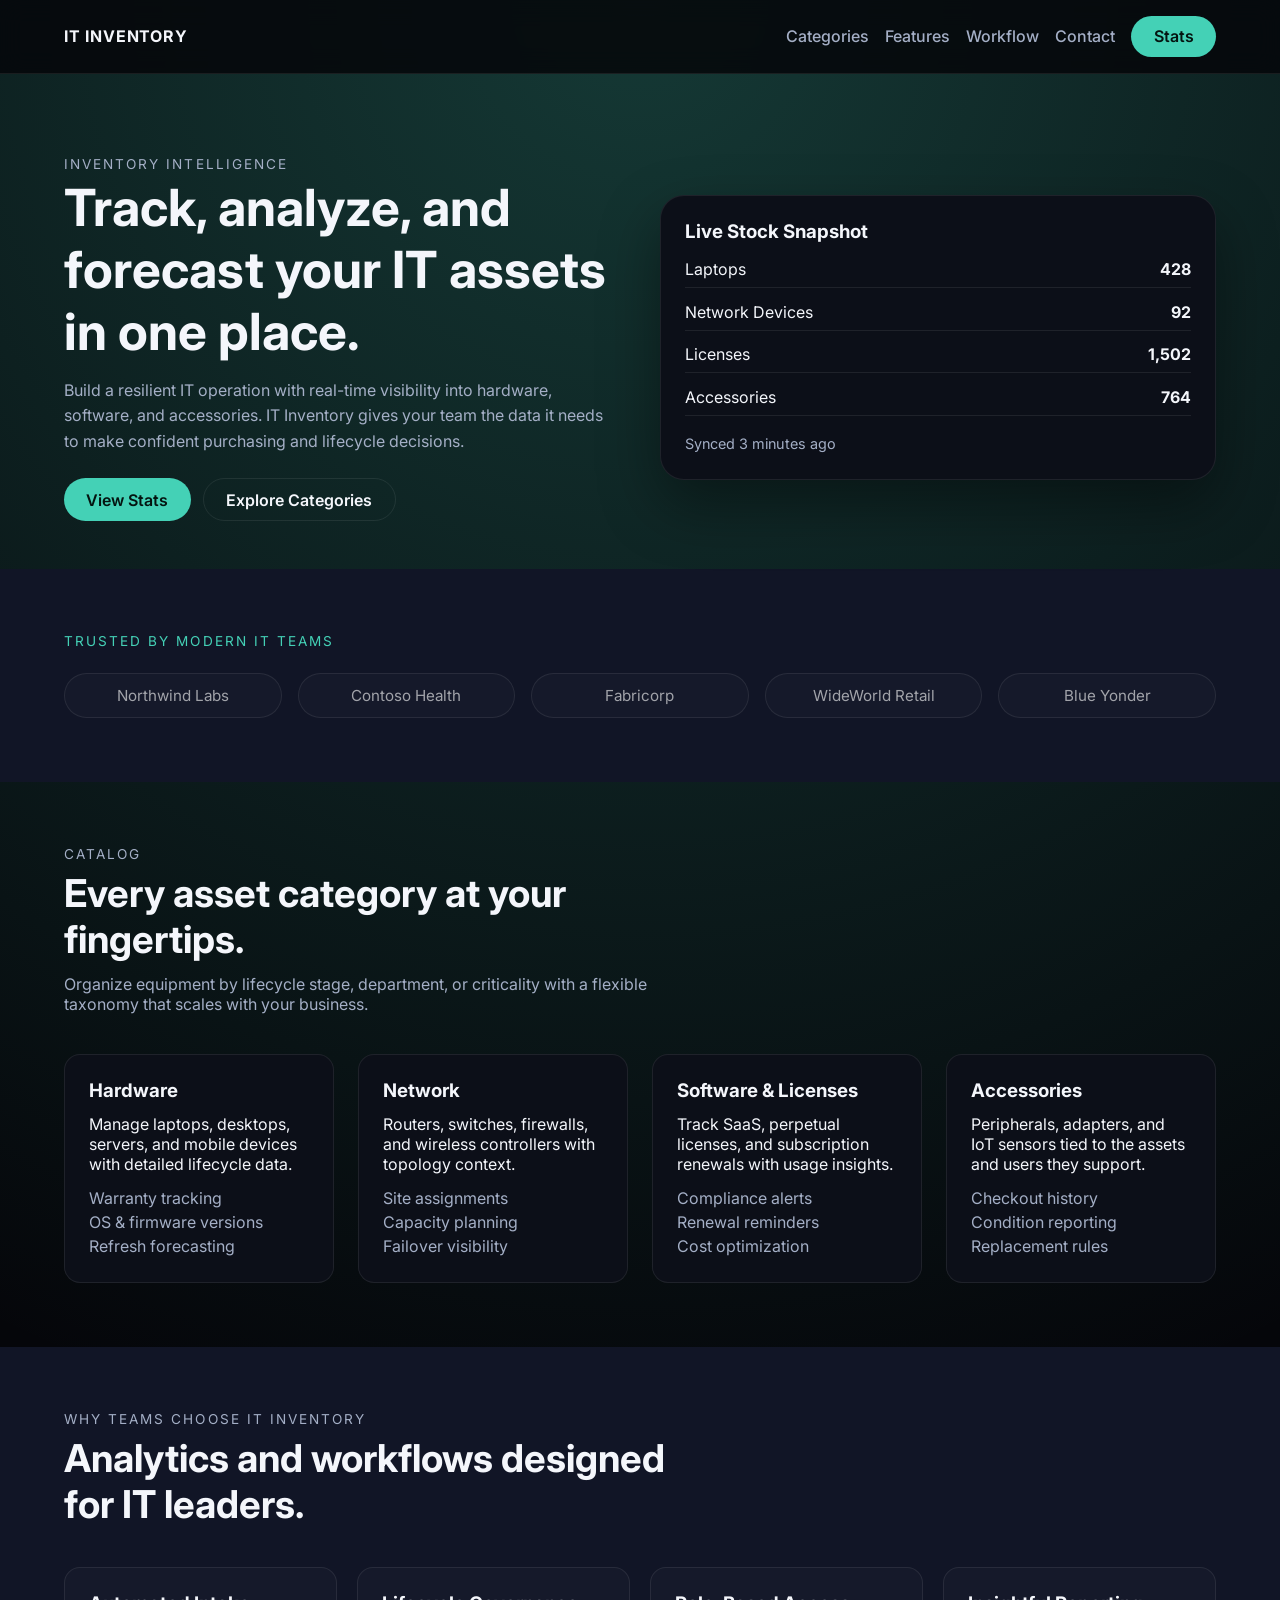
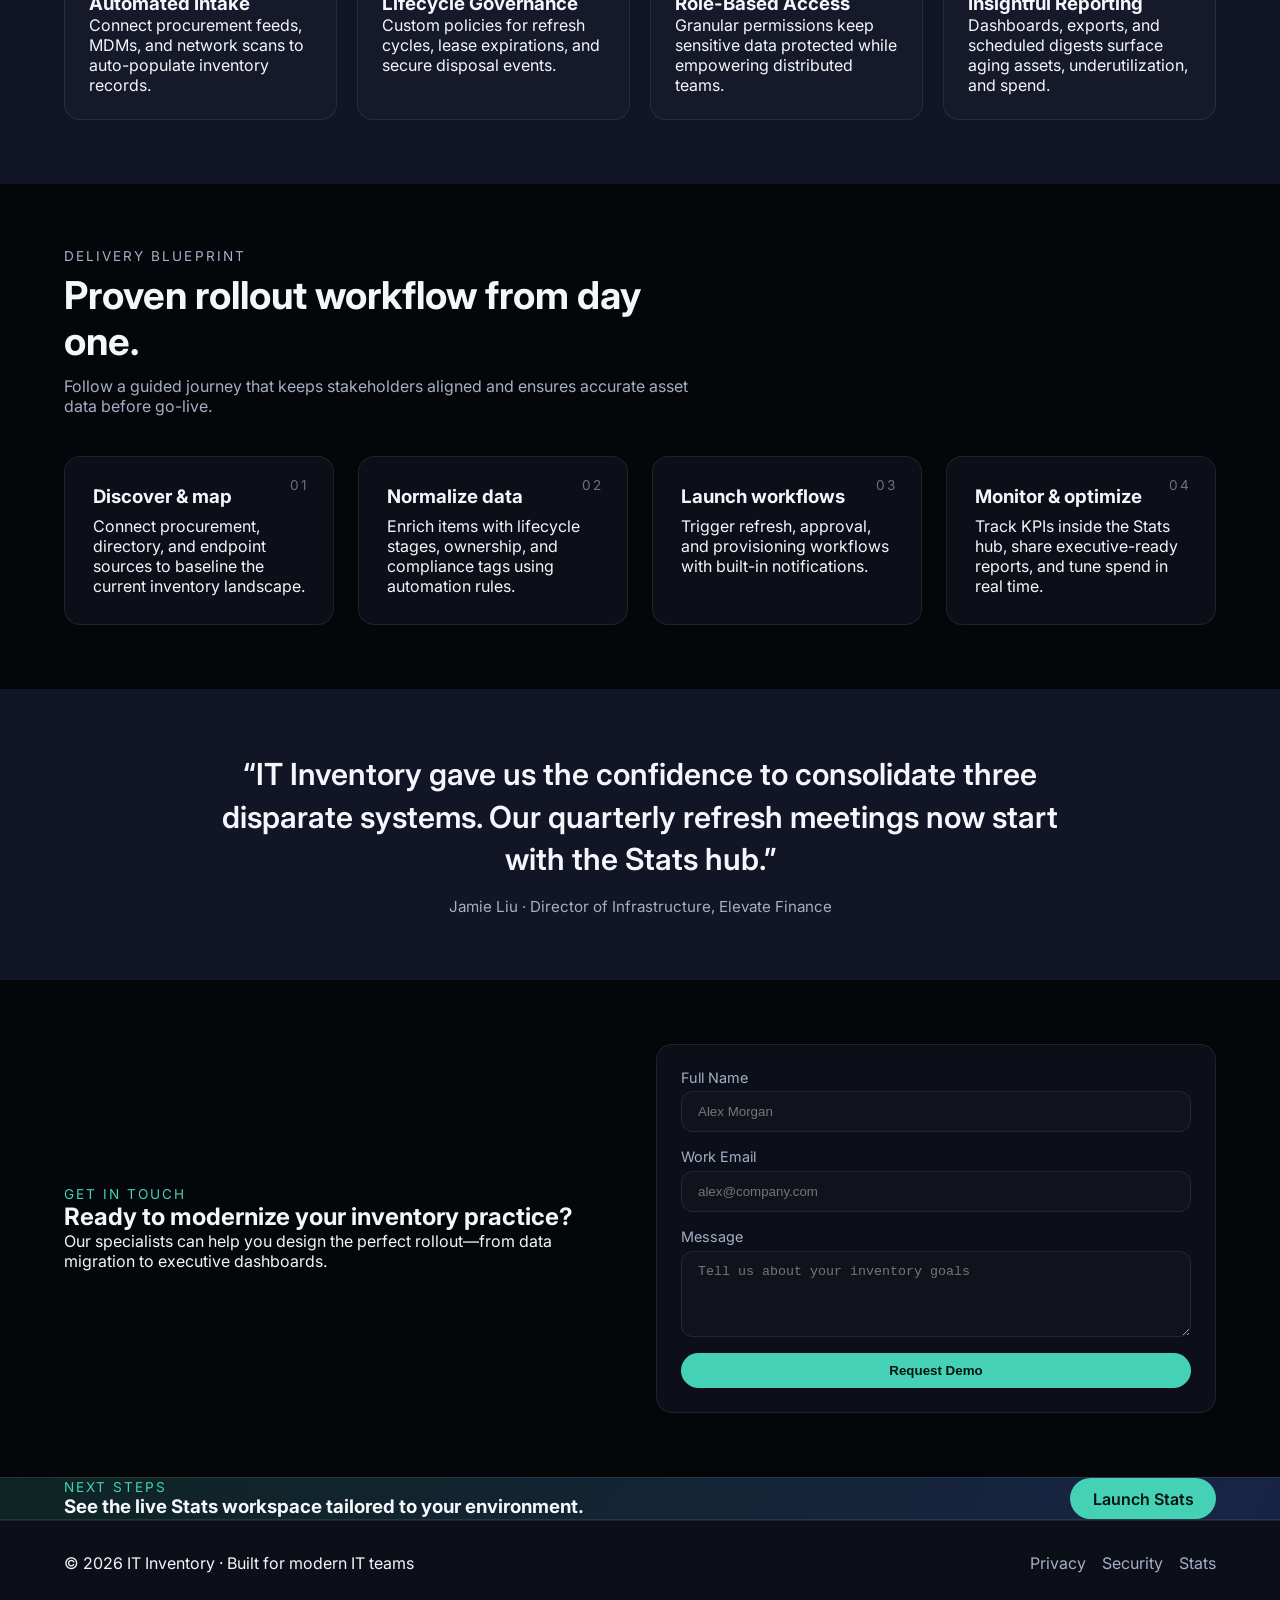
<file: index.html>
<!DOCTYPE html>
<html lang="en">
  <head>
    <meta charset="UTF-8" />
    <meta name="viewport" content="width=device-width, initial-scale=1.0" />
    <title>IT Inventory | Smart Asset Tracking</title>
    <meta
      name="description"
      content="Professional IT inventory website with categorized assets, workflows, and live stats for hardware, software, and accessories."
    />
    <link rel="preconnect" href="https://fonts.googleapis.com" />
    <link rel="preconnect" href="https://fonts.gstatic.com" crossorigin />
    <link
      href="https://fonts.googleapis.com/css2?family=Inter:wght@400;500;600;700&display=swap"
      rel="stylesheet"
    />
    <link rel="stylesheet" href="styles.css" />
  </head>
  <body>
    <header class="site-header">
      <div class="container">
        <div class="brand">IT Inventory</div>
        <nav>
          <a href="#categories">Categories</a>
          <a href="#features">Features</a>
          <a href="#process">Workflow</a>
          <a href="#contact">Contact</a>
          <a class="btn" href="stats.html">Stats</a>
        </nav>
      </div>
    </header>

    <main>
      <section class="hero">
        <div class="container hero-content">
          <div>
            <p class="eyebrow">Inventory Intelligence</p>
            <h1>Track, analyze, and forecast your IT assets in one place.</h1>
            <p>
              Build a resilient IT operation with real-time visibility into hardware,
              software, and accessories. IT Inventory gives your team the data it
              needs to make confident purchasing and lifecycle decisions.
            </p>
            <div class="hero-actions">
              <a class="btn" href="stats.html">View Stats</a>
              <a class="btn ghost" href="#categories">Explore Categories</a>
            </div>
          </div>
          <div class="hero-card">
            <h3>Live Stock Snapshot</h3>
            <ul>
              <li><span>Laptops</span><strong>428</strong></li>
              <li><span>Network Devices</span><strong>92</strong></li>
              <li><span>Licenses</span><strong>1,502</strong></li>
              <li><span>Accessories</span><strong>764</strong></li>
            </ul>
            <p class="hero-note">Synced 3 minutes ago</p>
          </div>
        </div>
      </section>

      <section class="section muted trusted">
        <div class="container">
          <div class="trusted-inner">
            <p class="eyebrow">Trusted by modern IT teams</p>
            <div class="logo-row">
              <span>Northwind Labs</span>
              <span>Contoso Health</span>
              <span>Fabricorp</span>
              <span>WideWorld Retail</span>
              <span>Blue Yonder</span>
            </div>
          </div>
        </div>
      </section>

      <section id="categories" class="section">
        <div class="container">
          <div class="section-heading">
            <p class="eyebrow">Catalog</p>
            <h2>Every asset category at your fingertips.</h2>
            <p>
              Organize equipment by lifecycle stage, department, or criticality with a
              flexible taxonomy that scales with your business.
            </p>
          </div>
          <div class="card-grid">
            <article class="card">
              <h3>Hardware</h3>
              <p>Manage laptops, desktops, servers, and mobile devices with detailed lifecycle data.</p>
              <ul>
                <li>Warranty tracking</li>
                <li>OS &amp; firmware versions</li>
                <li>Refresh forecasting</li>
              </ul>
            </article>
            <article class="card">
              <h3>Network</h3>
              <p>Routers, switches, firewalls, and wireless controllers with topology context.</p>
              <ul>
                <li>Site assignments</li>
                <li>Capacity planning</li>
                <li>Failover visibility</li>
              </ul>
            </article>
            <article class="card">
              <h3>Software &amp; Licenses</h3>
              <p>Track SaaS, perpetual licenses, and subscription renewals with usage insights.</p>
              <ul>
                <li>Compliance alerts</li>
                <li>Renewal reminders</li>
                <li>Cost optimization</li>
              </ul>
            </article>
            <article class="card">
              <h3>Accessories</h3>
              <p>Peripherals, adapters, and IoT sensors tied to the assets and users they support.</p>
              <ul>
                <li>Checkout history</li>
                <li>Condition reporting</li>
                <li>Replacement rules</li>
              </ul>
            </article>
          </div>
        </div>
      </section>

      <section id="features" class="section muted">
        <div class="container">
          <div class="section-heading">
            <p class="eyebrow">Why teams choose IT Inventory</p>
            <h2>Analytics and workflows designed for IT leaders.</h2>
          </div>
          <div class="feature-grid">
            <article>
              <h3>Automated Intake</h3>
              <p>Connect procurement feeds, MDMs, and network scans to auto-populate inventory records.</p>
            </article>
            <article>
              <h3>Lifecycle Governance</h3>
              <p>Custom policies for refresh cycles, lease expirations, and secure disposal events.</p>
            </article>
            <article>
              <h3>Role-Based Access</h3>
              <p>Granular permissions keep sensitive data protected while empowering distributed teams.</p>
            </article>
            <article>
              <h3>Insightful Reporting</h3>
              <p>Dashboards, exports, and scheduled digests surface aging assets, underutilization, and spend.</p>
            </article>
          </div>
        </div>
      </section>

      <section id="process" class="section process">
        <div class="container">
          <div class="section-heading">
            <p class="eyebrow">Delivery blueprint</p>
            <h2>Proven rollout workflow from day one.</h2>
            <p>
              Follow a guided journey that keeps stakeholders aligned and ensures accurate asset data before go-live.
            </p>
          </div>
          <div class="process-grid">
            <article class="process-card">
              <p class="step">01</p>
              <h3>Discover &amp; map</h3>
              <p>Connect procurement, directory, and endpoint sources to baseline the current inventory landscape.</p>
            </article>
            <article class="process-card">
              <p class="step">02</p>
              <h3>Normalize data</h3>
              <p>Enrich items with lifecycle stages, ownership, and compliance tags using automation rules.</p>
            </article>
            <article class="process-card">
              <p class="step">03</p>
              <h3>Launch workflows</h3>
              <p>Trigger refresh, approval, and provisioning workflows with built-in notifications.</p>
            </article>
            <article class="process-card">
              <p class="step">04</p>
              <h3>Monitor &amp; optimize</h3>
              <p>Track KPIs inside the Stats hub, share executive-ready reports, and tune spend in real time.</p>
            </article>
          </div>
        </div>
      </section>

      <section class="section testimonial muted">
        <div class="container testimonial-inner">
          <blockquote>
            “IT Inventory gave us the confidence to consolidate three disparate systems. Our quarterly refresh meetings now start with the Stats hub.”
          </blockquote>
          <p class="attribution">Jamie Liu · Director of Infrastructure, Elevate Finance</p>
        </div>
      </section>

      <section id="contact" class="section">
        <div class="container contact">
          <div>
            <p class="eyebrow">Get in touch</p>
            <h2>Ready to modernize your inventory practice?</h2>
            <p>
              Our specialists can help you design the perfect rollout—from data migration to executive dashboards.
            </p>
          </div>
          <form class="contact-form">
            <label>
              <span>Full Name</span>
              <input type="text" placeholder="Alex Morgan" required />
            </label>
            <label>
              <span>Work Email</span>
              <input type="email" placeholder="alex@company.com" required />
            </label>
            <label>
              <span>Message</span>
              <textarea rows="4" placeholder="Tell us about your inventory goals"></textarea>
            </label>
            <button class="btn" type="submit">Request Demo</button>
          </form>
        </div>
      </section>

      <section class="cta-ribbon">
        <div class="container ribbon-inner">
          <div>
            <p class="eyebrow">Next steps</p>
            <h3>See the live Stats workspace tailored to your environment.</h3>
          </div>
          <a class="btn" href="stats.html">Launch Stats</a>
        </div>
      </section>
    </main>

    <footer class="site-footer">
      <div class="container">
        <p>© <span id="year"></span> IT Inventory · Built for modern IT teams</p>
        <div class="footer-links">
          <a href="#">Privacy</a>
          <a href="#">Security</a>
          <a href="stats.html">Stats</a>
        </div>
      </div>
    </footer>

    <script src="script.js"></script>
  </body>
</html>
</file>
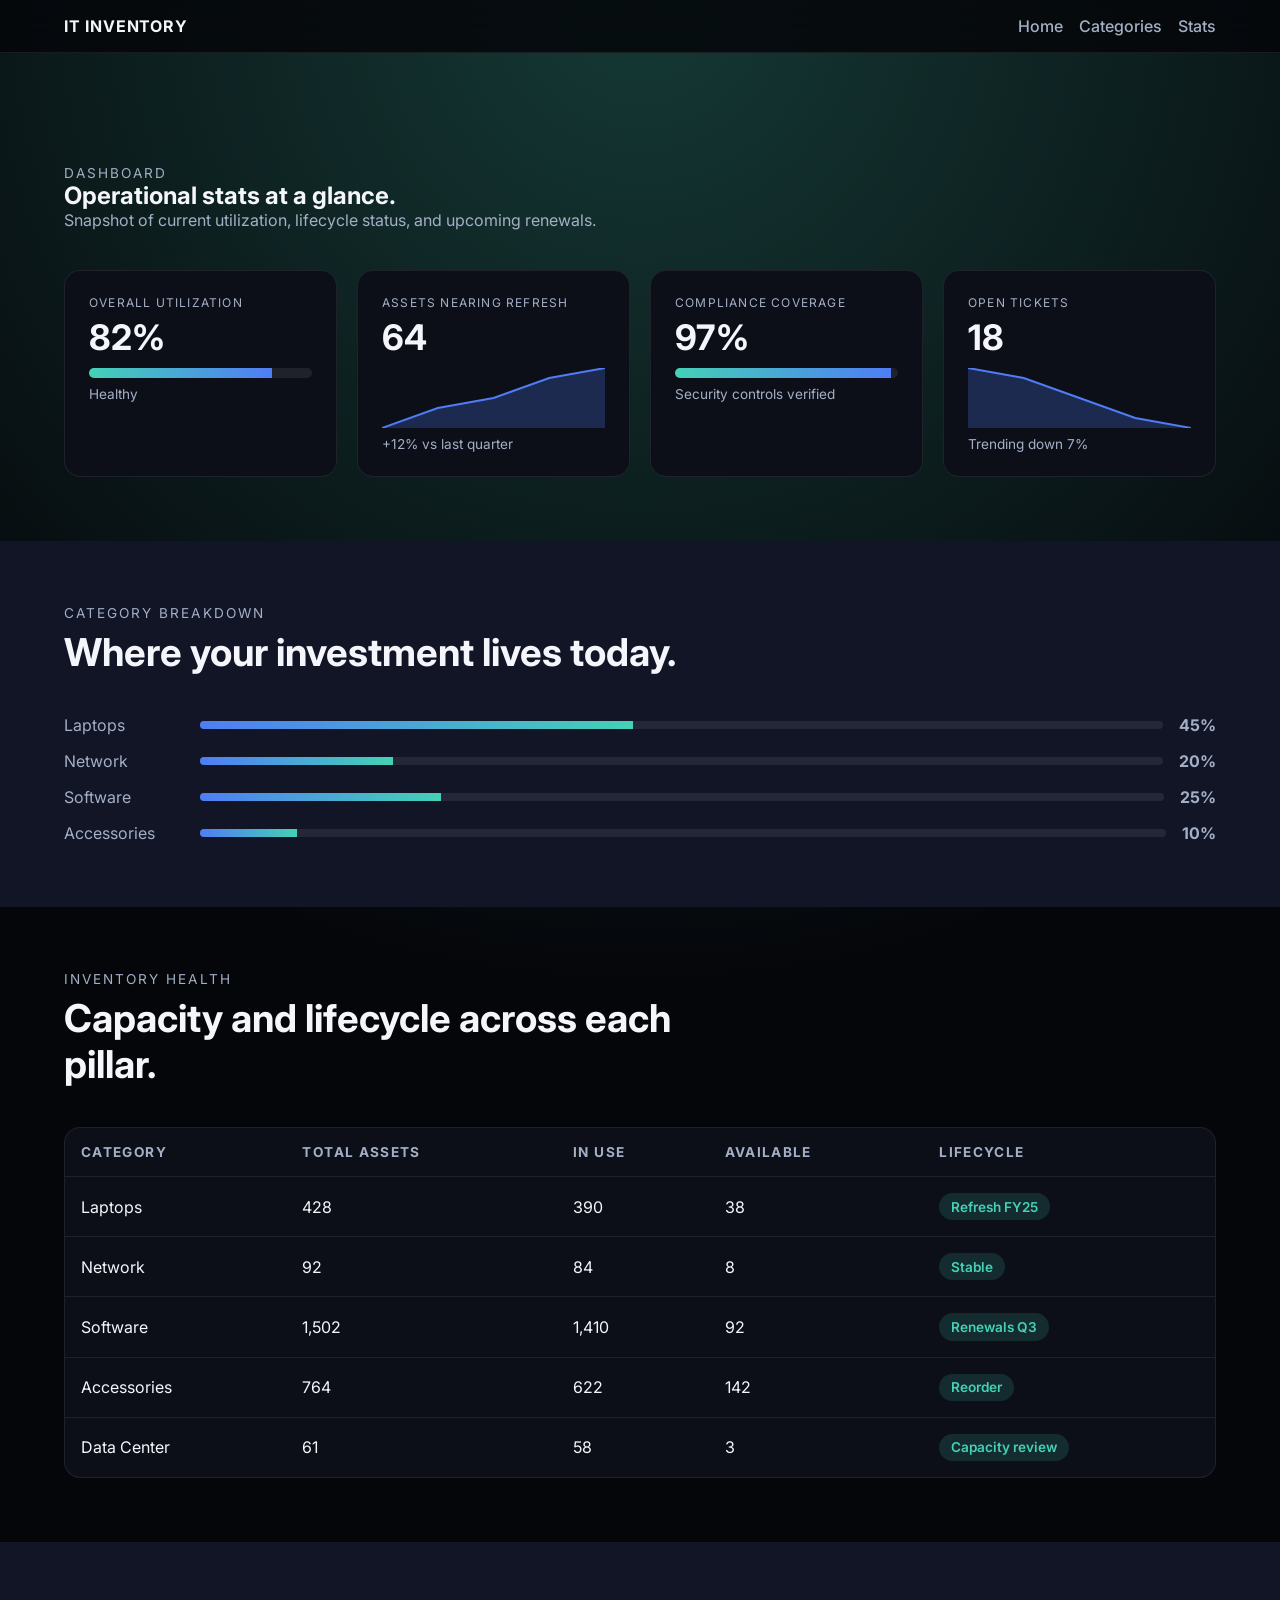
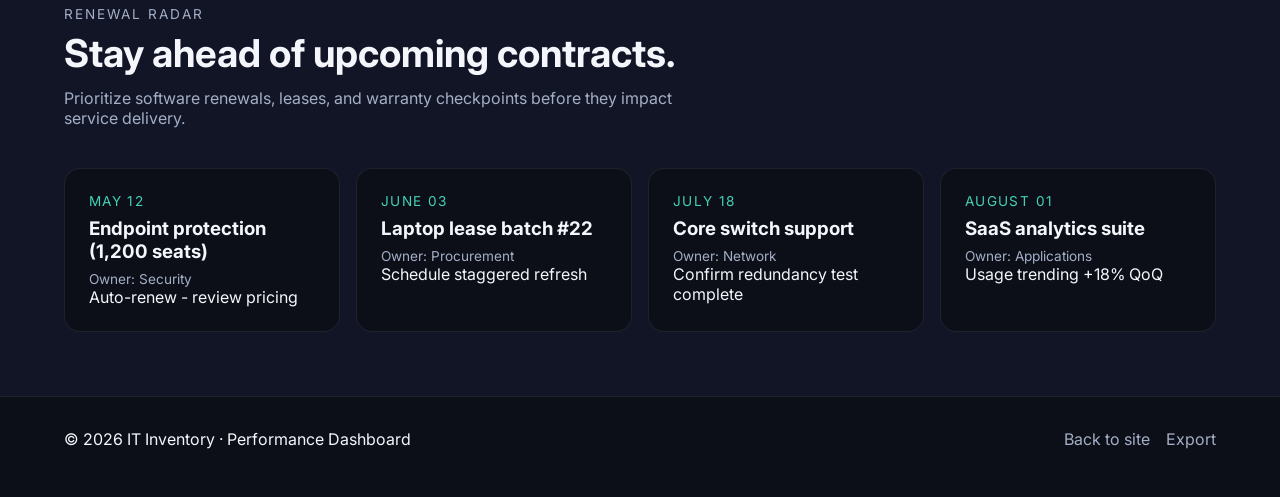
<file: stats.html>
<!DOCTYPE html>
<html lang="en">
  <head>
    <meta charset="UTF-8" />
    <meta name="viewport" content="width=device-width, initial-scale=1.0" />
    <title>IT Inventory Stats</title>
    <link rel="preconnect" href="https://fonts.googleapis.com" />
    <link rel="preconnect" href="https://fonts.gstatic.com" crossorigin />
    <link
      href="https://fonts.googleapis.com/css2?family=Inter:wght@400;500;600;700&display=swap"
      rel="stylesheet"
    />
    <link rel="stylesheet" href="styles.css" />
  </head>
  <body class="stats-page">
    <header class="site-header">
      <div class="container">
        <div class="brand">IT Inventory</div>
        <nav>
          <a href="index.html">Home</a>
          <a href="index.html#categories">Categories</a>
          <a href="#">Stats</a>
        </nav>
      </div>
    </header>

    <main>
      <section class="section">
        <div class="container">
          <div class="section-heading">
            <p class="eyebrow">Dashboard</p>
            <h1>Operational stats at a glance.</h1>
            <p>Snapshot of current utilization, lifecycle status, and upcoming renewals.</p>
          </div>
          <div class="stats-grid">
            <article class="stat-card">
              <p class="label">Overall utilization</p>
              <h2>82%</h2>
              <div class="progress" data-value="82"></div>
              <p class="caption">Healthy</p>
            </article>
            <article class="stat-card">
              <p class="label">Assets nearing refresh</p>
              <h2>64</h2>
              <div class="sparkline" data-points="40,48,52,60,64"></div>
              <p class="caption">+12% vs last quarter</p>
            </article>
            <article class="stat-card">
              <p class="label">Compliance coverage</p>
              <h2>97%</h2>
              <div class="progress" data-value="97"></div>
              <p class="caption">Security controls verified</p>
            </article>
            <article class="stat-card">
              <p class="label">Open tickets</p>
              <h2>18</h2>
              <div class="sparkline" data-points="24,23,21,19,18"></div>
              <p class="caption">Trending down 7%</p>
            </article>
          </div>
        </div>
      </section>

      <section class="section muted">
        <div class="container">
          <div class="section-heading">
            <p class="eyebrow">Category breakdown</p>
            <h2>Where your investment lives today.</h2>
          </div>
          <div class="breakdown">
            <div class="breakdown-item">
              <span>Laptops</span>
              <div class="bar" data-value="45"></div>
              <strong>45%</strong>
            </div>
            <div class="breakdown-item">
              <span>Network</span>
              <div class="bar" data-value="20"></div>
              <strong>20%</strong>
            </div>
            <div class="breakdown-item">
              <span>Software</span>
              <div class="bar" data-value="25"></div>
              <strong>25%</strong>
            </div>
            <div class="breakdown-item">
              <span>Accessories</span>
              <div class="bar" data-value="10"></div>
              <strong>10%</strong>
            </div>
          </div>
        </div>
      </section>

      <section class="section">
        <div class="container">
          <div class="section-heading">
            <p class="eyebrow">Inventory health</p>
            <h2>Capacity and lifecycle across each pillar.</h2>
          </div>
          <div class="table-wrapper">
            <table>
              <thead>
                <tr>
                  <th scope="col">Category</th>
                  <th scope="col">Total assets</th>
                  <th scope="col">In use</th>
                  <th scope="col">Available</th>
                  <th scope="col">Lifecycle</th>
                </tr>
              </thead>
              <tbody id="inventory-table-body"></tbody>
            </table>
          </div>
        </div>
      </section>

      <section class="section muted">
        <div class="container">
          <div class="section-heading">
            <p class="eyebrow">Renewal radar</p>
            <h2>Stay ahead of upcoming contracts.</h2>
            <p>Prioritize software renewals, leases, and warranty checkpoints before they impact service delivery.</p>
          </div>
          <div id="renewal-list" class="timeline"></div>
        </div>
      </section>
    </main>

    <footer class="site-footer">
      <div class="container">
        <p>© <span id="year"></span> IT Inventory · Performance Dashboard</p>
        <div class="footer-links">
          <a href="index.html">Back to site</a>
          <a href="#">Export</a>
        </div>
      </div>
    </footer>

    <script src="script.js"></script>
  </body>
</html>
</file>
<file: styles.css>
:root {
  color-scheme: light dark;
  --bg: #05060a;
  --surface: #0c0f18;
  --surface-alt: #111526;
  --accent: #44d1b6;
  --accent-dark: #2ba087;
  --text: #f4f6fb;
  --muted: #a4afc6;
  --border: rgba(255, 255, 255, 0.08);
  font-family: 'Inter', system-ui, -apple-system, BlinkMacSystemFont, 'Segoe UI', sans-serif;
}

* {
  margin: 0;
  padding: 0;
  box-sizing: border-box;
}

body {
  background: radial-gradient(circle at top, rgba(68, 209, 182, 0.25), transparent 45%),
    var(--bg);
  color: var(--text);
  min-height: 100vh;
}

img {
  max-width: 100%;
  display: block;
}

.container {
  width: min(1200px, 90%);
  margin: 0 auto;
}

.site-header {
  position: sticky;
  top: 0;
  z-index: 10;
  background: rgba(5, 6, 10, 0.85);
  backdrop-filter: blur(12px);
  border-bottom: 1px solid var(--border);
}

.site-header .container {
  display: flex;
  align-items: center;
  justify-content: space-between;
  padding: 1rem 0;
}

.brand {
  font-weight: 700;
  letter-spacing: 0.05em;
  text-transform: uppercase;
}

nav {
  display: flex;
  gap: 1rem;
  align-items: center;
}

nav a {
  color: var(--muted);
  text-decoration: none;
  font-weight: 500;
}

nav a:hover {
  color: var(--text);
}

.btn {
  display: inline-flex;
  align-items: center;
  justify-content: center;
  padding: 0.65rem 1.4rem;
  border-radius: 999px;
  background: var(--accent);
  color: #041410;
  font-weight: 600;
  text-decoration: none;
  border: none;
  cursor: pointer;
  transition: transform 0.2s ease, background 0.2s ease;
}

.btn:hover {
  transform: translateY(-1px);
  background: var(--accent-dark);
}

.btn.ghost {
  background: transparent;
  color: var(--text);
  border: 1px solid var(--border);
}

.hero {
  padding: 5rem 0 3rem;
}

.hero-content {
  display: grid;
  grid-template-columns: repeat(auto-fit, minmax(280px, 1fr));
  gap: 2.5rem;
  align-items: center;
}

.hero h1 {
  font-size: clamp(2rem, 4vw, 3.5rem);
  margin-bottom: 1rem;
}

.hero p {
  color: var(--muted);
  line-height: 1.6;
}

.hero-actions {
  display: flex;
  flex-wrap: wrap;
  gap: 0.75rem;
  margin-top: 1.5rem;
}

.hero-card {
  background: var(--surface);
  border-radius: 1.5rem;
  padding: 1.5rem;
  border: 1px solid var(--border);
  box-shadow: 0 25px 60px rgba(0, 0, 0, 0.4);
}

.hero-card h3 {
  margin-bottom: 1rem;
}

.hero-card ul {
  list-style: none;
  display: flex;
  flex-direction: column;
  gap: 0.85rem;
}

.hero-card li {
  display: flex;
  justify-content: space-between;
  padding-bottom: 0.5rem;
  border-bottom: 1px solid var(--border);
}

.hero-note {
  margin-top: 1rem;
  font-size: 0.9rem;
  color: var(--muted);
}

.section {
  padding: 4rem 0;
}

.section.muted {
  background: var(--surface-alt);
}

.section-heading {
  max-width: 640px;
  margin-bottom: 2.5rem;
}

.section-heading h2 {
  margin-top: 0.5rem;
  margin-bottom: 0.75rem;
  font-size: clamp(1.8rem, 3vw, 2.5rem);
}

.section-heading p {
  color: var(--muted);
}

.trusted-inner {
  display: flex;
  flex-direction: column;
  gap: 1.5rem;
  align-items: flex-start;
}

.logo-row {
  display: grid;
  grid-template-columns: repeat(auto-fit, minmax(140px, 1fr));
  gap: 1rem;
  width: 100%;
  color: rgba(255, 255, 255, 0.6);
  font-size: 0.95rem;
}

.logo-row span {
  padding: 0.75rem 1rem;
  border: 1px solid var(--border);
  border-radius: 999px;
  text-align: center;
  background: rgba(255, 255, 255, 0.02);
}

.eyebrow {
  font-size: 0.85rem;
  letter-spacing: 0.15em;
  text-transform: uppercase;
  color: var(--accent);
}

.card-grid {
  display: grid;
  grid-template-columns: repeat(auto-fit, minmax(240px, 1fr));
  gap: 1.5rem;
}

.card {
  background: var(--surface);
  border-radius: 1rem;
  padding: 1.5rem;
  border: 1px solid var(--border);
  display: flex;
  flex-direction: column;
  gap: 0.75rem;
}

.card ul {
  list-style: none;
  color: var(--muted);
  line-height: 1.5;
}

.feature-grid {
  display: grid;
  grid-template-columns: repeat(auto-fit, minmax(220px, 1fr));
  gap: 1.25rem;
}

.feature-grid article {
  background: rgba(255, 255, 255, 0.02);
  padding: 1.5rem;
  border-radius: 1rem;
  border: 1px solid var(--border);
}

.process-grid {
  display: grid;
  grid-template-columns: repeat(auto-fit, minmax(220px, 1fr));
  gap: 1.5rem;
}

.process-card {
  background: var(--surface);
  border-radius: 1rem;
  padding: 1.75rem;
  border: 1px solid var(--border);
  position: relative;
}

.process-card .step {
  position: absolute;
  top: 1.25rem;
  right: 1.5rem;
  font-size: 0.85rem;
  letter-spacing: 0.15em;
  color: rgba(255, 255, 255, 0.4);
}

.process-card h3 {
  margin-bottom: 0.5rem;
}

.testimonial-inner {
  text-align: center;
  max-width: 840px;
}

.testimonial blockquote {
  font-size: clamp(1.3rem, 3vw, 1.9rem);
  font-weight: 600;
  line-height: 1.4;
}

.testimonial .attribution {
  margin-top: 1rem;
  color: var(--muted);
  font-size: 0.95rem;
}

.cta-ribbon {
  background: linear-gradient(120deg, rgba(68, 209, 182, 0.15), rgba(79, 125, 245, 0.25));
  border-top: 1px solid var(--border);
  border-bottom: 1px solid var(--border);
}

.ribbon-inner {
  display: flex;
  flex-wrap: wrap;
  justify-content: space-between;
  align-items: center;
  gap: 1.5rem;
}

.contact {
  display: grid;
  grid-template-columns: repeat(auto-fit, minmax(280px, 1fr));
  gap: 2rem;
  align-items: center;
}

.contact-form {
  display: flex;
  flex-direction: column;
  gap: 1rem;
  background: var(--surface);
  padding: 1.5rem;
  border-radius: 1rem;
  border: 1px solid var(--border);
}

.contact-form label {
  display: flex;
  flex-direction: column;
  gap: 0.35rem;
  font-size: 0.9rem;
  color: var(--muted);
}

.contact-form input,
.contact-form textarea {
  padding: 0.75rem 1rem;
  border-radius: 0.75rem;
  border: 1px solid var(--border);
  background: rgba(255, 255, 255, 0.02);
  color: var(--text);
}

.contact-form input:focus,
.contact-form textarea:focus {
  outline: 1px solid var(--accent);
}

.site-footer {
  padding: 2rem 0 3rem;
  border-top: 1px solid var(--border);
  background: var(--surface);
}

.site-footer .container {
  display: flex;
  flex-wrap: wrap;
  gap: 1rem;
  justify-content: space-between;
  align-items: center;
}

.footer-links {
  display: flex;
  gap: 1rem;
}

.footer-links a {
  color: var(--muted);
  text-decoration: none;
}

.stats-page main {
  padding-top: 3rem;
}

.stats-grid {
  display: grid;
  grid-template-columns: repeat(auto-fit, minmax(220px, 1fr));
  gap: 1.25rem;
}

.stat-card {
  background: var(--surface);
  border-radius: 1rem;
  padding: 1.5rem;
  border: 1px solid var(--border);
}

.stat-card h2 {
  font-size: 2.2rem;
  margin: 0.35rem 0 0.65rem;
}

.label {
  color: var(--muted);
  text-transform: uppercase;
  letter-spacing: 0.1em;
  font-size: 0.75rem;
}

.caption {
  color: var(--muted);
  font-size: 0.85rem;
  margin-top: 0.5rem;
}

.progress {
  height: 10px;
  border-radius: 999px;
  background: rgba(255, 255, 255, 0.08);
  overflow: hidden;
}

.progress .fill {
  display: block;
  height: 100%;
  width: 0;
  background: linear-gradient(90deg, var(--accent), #4f7df5);
  transition: width 0.6s ease;
}

.sparkline {
  height: 60px;
  position: relative;
}

.sparkline canvas {
  width: 100%;
  height: 100%;
}

.breakdown {
  display: flex;
  flex-direction: column;
  gap: 1rem;
}

.breakdown-item {
  display: grid;
  grid-template-columns: 120px 1fr auto;
  gap: 1rem;
  align-items: center;
  color: var(--muted);
}

.breakdown-item .bar {
  height: 8px;
  border-radius: 999px;
  background: rgba(255, 255, 255, 0.08);
  overflow: hidden;
  position: relative;
}

.breakdown-item .bar .fill {
  display: block;
  position: absolute;
  inset: 0;
  width: 0;
  background: linear-gradient(90deg, #4f7df5, var(--accent));
  transition: width 0.6s ease;
}

.table-wrapper {
  border: 1px solid var(--border);
  border-radius: 1rem;
  overflow: hidden;
  background: var(--surface);
}

table {
  width: 100%;
  border-collapse: collapse;
}

table th,
table td {
  padding: 1rem;
  text-align: left;
  border-bottom: 1px solid var(--border);
}

table th {
  font-size: 0.85rem;
  letter-spacing: 0.1em;
  text-transform: uppercase;
  color: var(--muted);
}

table tbody tr:last-child td {
  border-bottom: none;
}

.badge {
  display: inline-flex;
  align-items: center;
  padding: 0.35rem 0.75rem;
  border-radius: 999px;
  background: rgba(68, 209, 182, 0.15);
  color: var(--accent);
  font-size: 0.85rem;
  font-weight: 600;
}

.timeline {
  display: grid;
  grid-template-columns: repeat(auto-fit, minmax(240px, 1fr));
  gap: 1rem;
}

.timeline-card {
  border: 1px solid var(--border);
  border-radius: 1rem;
  padding: 1.5rem;
  background: var(--surface);
  position: relative;
}

.timeline-date {
  font-size: 0.85rem;
  letter-spacing: 0.1em;
  text-transform: uppercase;
  color: var(--accent);
  margin-bottom: 0.5rem;
}

@media (max-width: 640px) {
  nav {
    flex-wrap: wrap;
    justify-content: flex-end;
  }

  .breakdown-item {
    grid-template-columns: 1fr;
  }

  .hero-card {
    order: -1;
  }

  .logo-row {
    grid-template-columns: repeat(2, minmax(0, 1fr));
  }

  .ribbon-inner {
    flex-direction: column;
    align-items: flex-start;
  }
}
</file>
